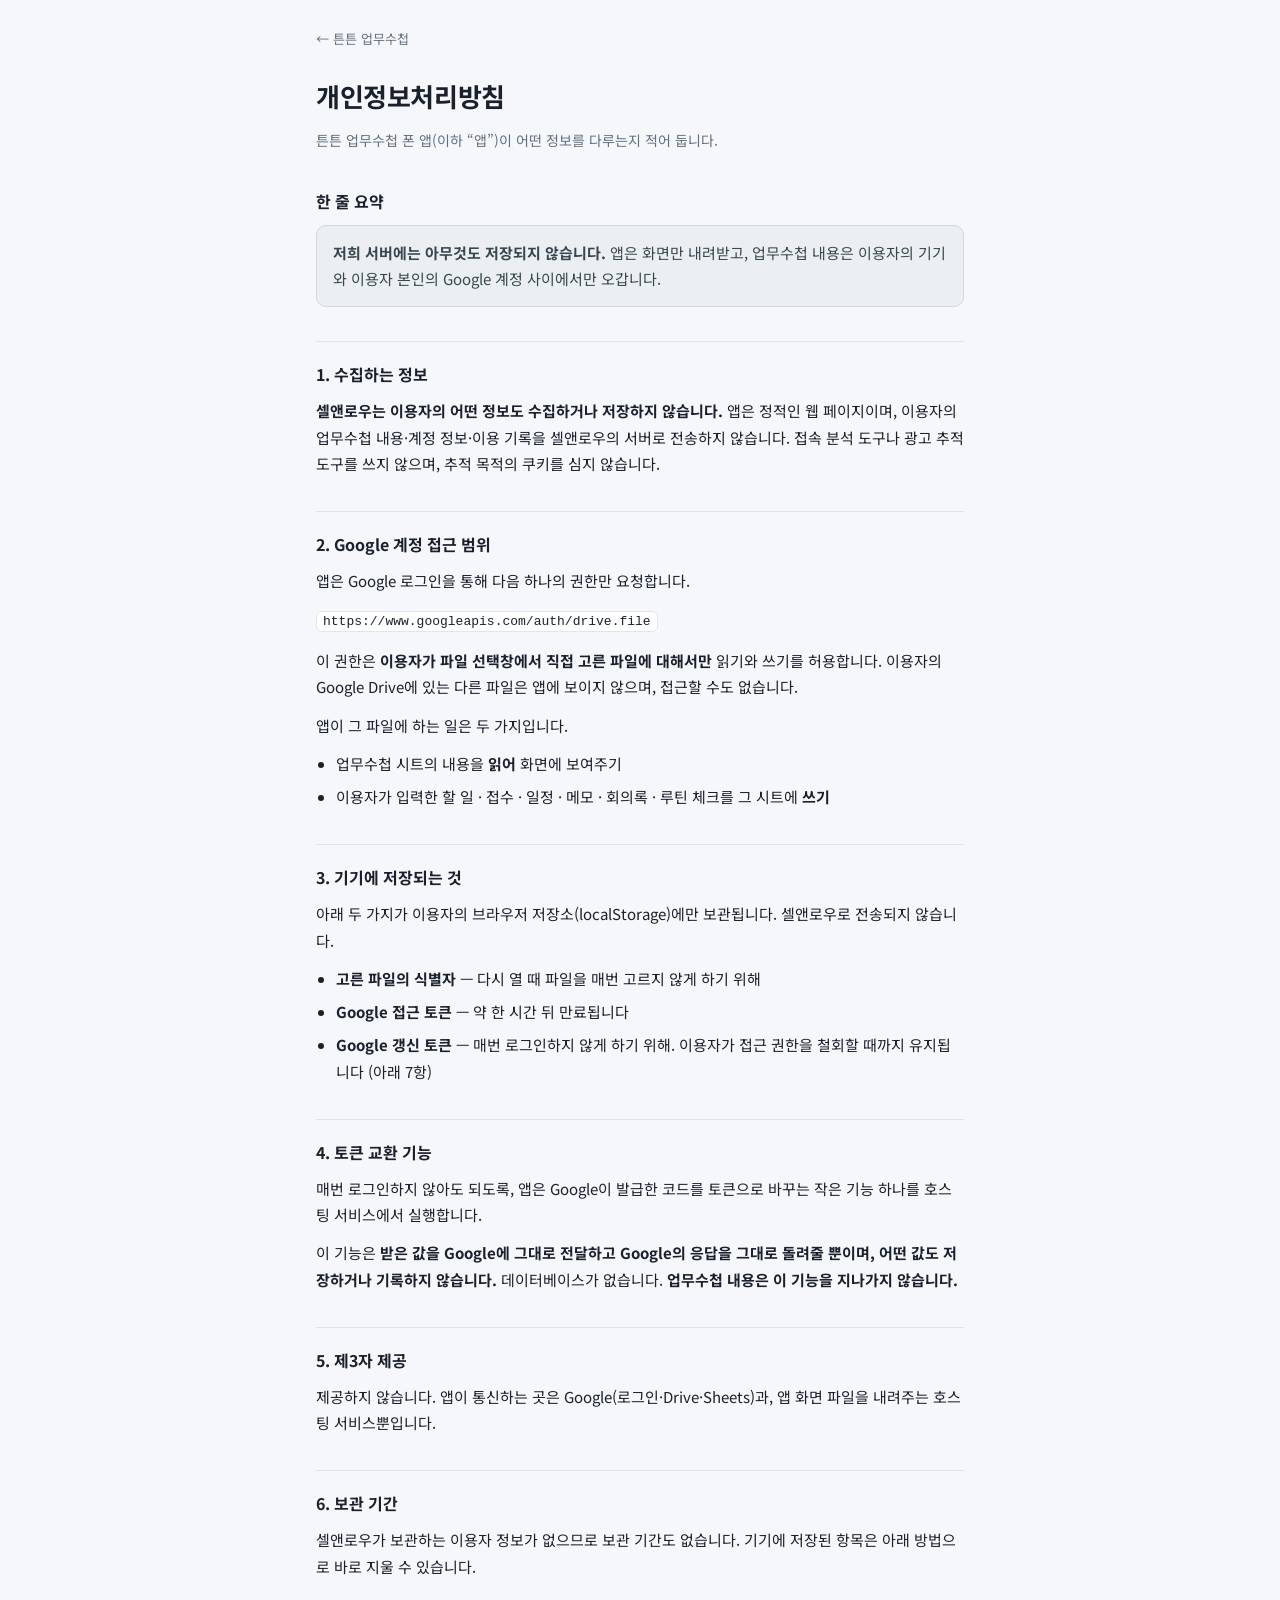
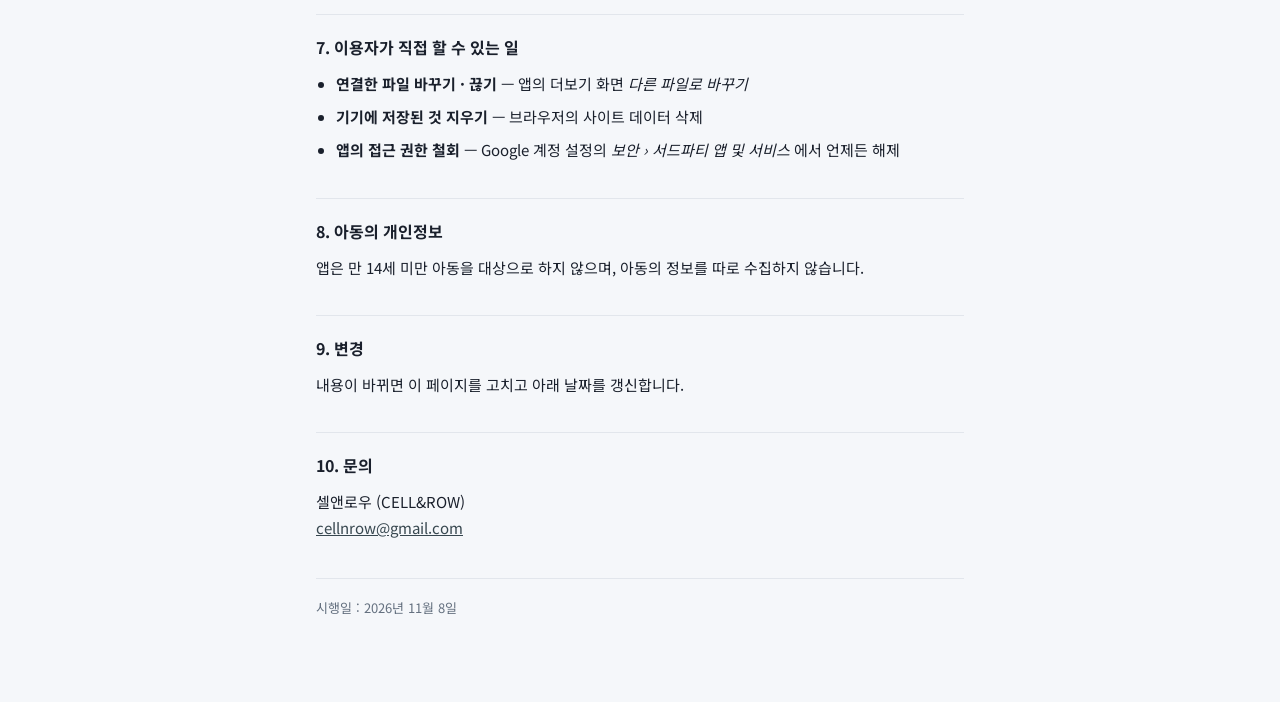
<file: privacy.html>
<!doctype html>
<html lang="ko">
<head>
<meta charset="utf-8">
<meta name="viewport" content="width=device-width, initial-scale=1">
<title>개인정보처리방침 · 튼튼 업무수첩</title>
<meta name="description" content="튼튼 업무수첩 폰 앱의 개인정보처리방침">
<meta name="theme-color" content="#37474F">
<link rel="icon" href="icon-192.png">
<link rel="stylesheet" href="https://fonts.googleapis.com/css2?family=Noto+Sans+KR:wght@400;500;700&display=swap">
<link rel="stylesheet" href="page.css">
</head>
<body>
<main class="doc">

  <p class="back"><a href="./">← 튼튼 업무수첩</a></p>

  <h1>개인정보처리방침</h1>
  <p class="lead">튼튼 업무수첩 폰 앱(이하 “앱”)이 어떤 정보를 다루는지 적어 둡니다.</p>

  <h2>한 줄 요약</h2>
  <div class="box">
    <p><strong>저희 서버에는 아무것도 저장되지 않습니다.</strong> 앱은 화면만 내려받고,
      업무수첩 내용은 이용자의 기기와 이용자 본인의 Google 계정 사이에서만 오갑니다.</p>
  </div>

  <h2>1. 수집하는 정보</h2>
  <p><strong>셀앤로우는 이용자의 어떤 정보도 수집하거나 저장하지 않습니다.</strong>
    앱은 정적인 웹 페이지이며, 이용자의 업무수첩 내용·계정 정보·이용 기록을
    셀앤로우의 서버로 전송하지 않습니다. 접속 분석 도구나 광고 추적 도구를
    쓰지 않으며, 추적 목적의 쿠키를 심지 않습니다.</p>

  <h2>2. Google 계정 접근 범위</h2>
  <p>앱은 Google 로그인을 통해 다음 하나의 권한만 요청합니다.</p>
  <p class="scope"><code>https://www.googleapis.com/auth/drive.file</code></p>
  <p>이 권한은 <strong>이용자가 파일 선택창에서 직접 고른 파일에 대해서만</strong>
    읽기와 쓰기를 허용합니다. 이용자의 Google Drive에 있는 다른 파일은 앱에
    보이지 않으며, 접근할 수도 없습니다.</p>
  <p>앱이 그 파일에 하는 일은 두 가지입니다.</p>
  <ul>
    <li>업무수첩 시트의 내용을 <strong>읽어</strong> 화면에 보여주기</li>
    <li>이용자가 입력한 할 일 · 접수 · 일정 · 메모 · 회의록 · 루틴 체크를 그 시트에 <strong>쓰기</strong></li>
  </ul>

  <h2>3. 기기에 저장되는 것</h2>
  <p>아래 두 가지가 이용자의 브라우저 저장소(localStorage)에만 보관됩니다.
    셀앤로우로 전송되지 않습니다.</p>
  <ul>
    <li><strong>고른 파일의 식별자</strong> — 다시 열 때 파일을 매번 고르지 않게 하기 위해</li>
    <li><strong>Google 접근 토큰</strong> — 약 한 시간 뒤 만료됩니다</li>
    <li><strong>Google 갱신 토큰</strong> — 매번 로그인하지 않게 하기 위해.
      이용자가 접근 권한을 철회할 때까지 유지됩니다 (아래 7항)</li>
  </ul>

  <h2>4. 토큰 교환 기능</h2>
  <p>매번 로그인하지 않아도 되도록, 앱은 Google이 발급한 코드를 토큰으로
    바꾸는 작은 기능 하나를 호스팅 서비스에서 실행합니다.</p>
  <p>이 기능은 <strong>받은 값을 Google에 그대로 전달하고 Google의 응답을
    그대로 돌려줄 뿐이며, 어떤 값도 저장하거나 기록하지 않습니다.</strong>
    데이터베이스가 없습니다. <strong>업무수첩 내용은 이 기능을 지나가지
    않습니다.</strong></p>

  <h2>5. 제3자 제공</h2>
  <p>제공하지 않습니다. 앱이 통신하는 곳은 Google(로그인·Drive·Sheets)과,
    앱 화면 파일을 내려주는 호스팅 서비스뿐입니다.</p>

  <h2>6. 보관 기간</h2>
  <p>셀앤로우가 보관하는 이용자 정보가 없으므로 보관 기간도 없습니다.
    기기에 저장된 항목은 아래 방법으로 바로 지울 수 있습니다.</p>

  <h2>7. 이용자가 직접 할 수 있는 일</h2>
  <ul>
    <li><strong>연결한 파일 바꾸기 · 끊기</strong> — 앱의 더보기 화면
      <em>다른 파일로 바꾸기</em></li>
    <li><strong>기기에 저장된 것 지우기</strong> — 브라우저의 사이트 데이터 삭제</li>
    <li><strong>앱의 접근 권한 철회</strong> — Google 계정 설정의
      <em>보안 › 서드파티 앱 및 서비스</em> 에서 언제든 해제</li>
  </ul>

  <h2>8. 아동의 개인정보</h2>
  <p>앱은 만 14세 미만 아동을 대상으로 하지 않으며, 아동의 정보를 따로 수집하지 않습니다.</p>

  <h2>9. 변경</h2>
  <p>내용이 바뀌면 이 페이지를 고치고 아래 날짜를 갱신합니다.</p>

  <h2>10. 문의</h2>
  <p>셀앤로우 (CELL&amp;ROW)<br>
    <a href="mailto:cellnrow@gmail.com">cellnrow@gmail.com</a></p>

  <p class="date">시행일 : 2026년 11월 8일</p>

</main>
</body>
</html>
</file>
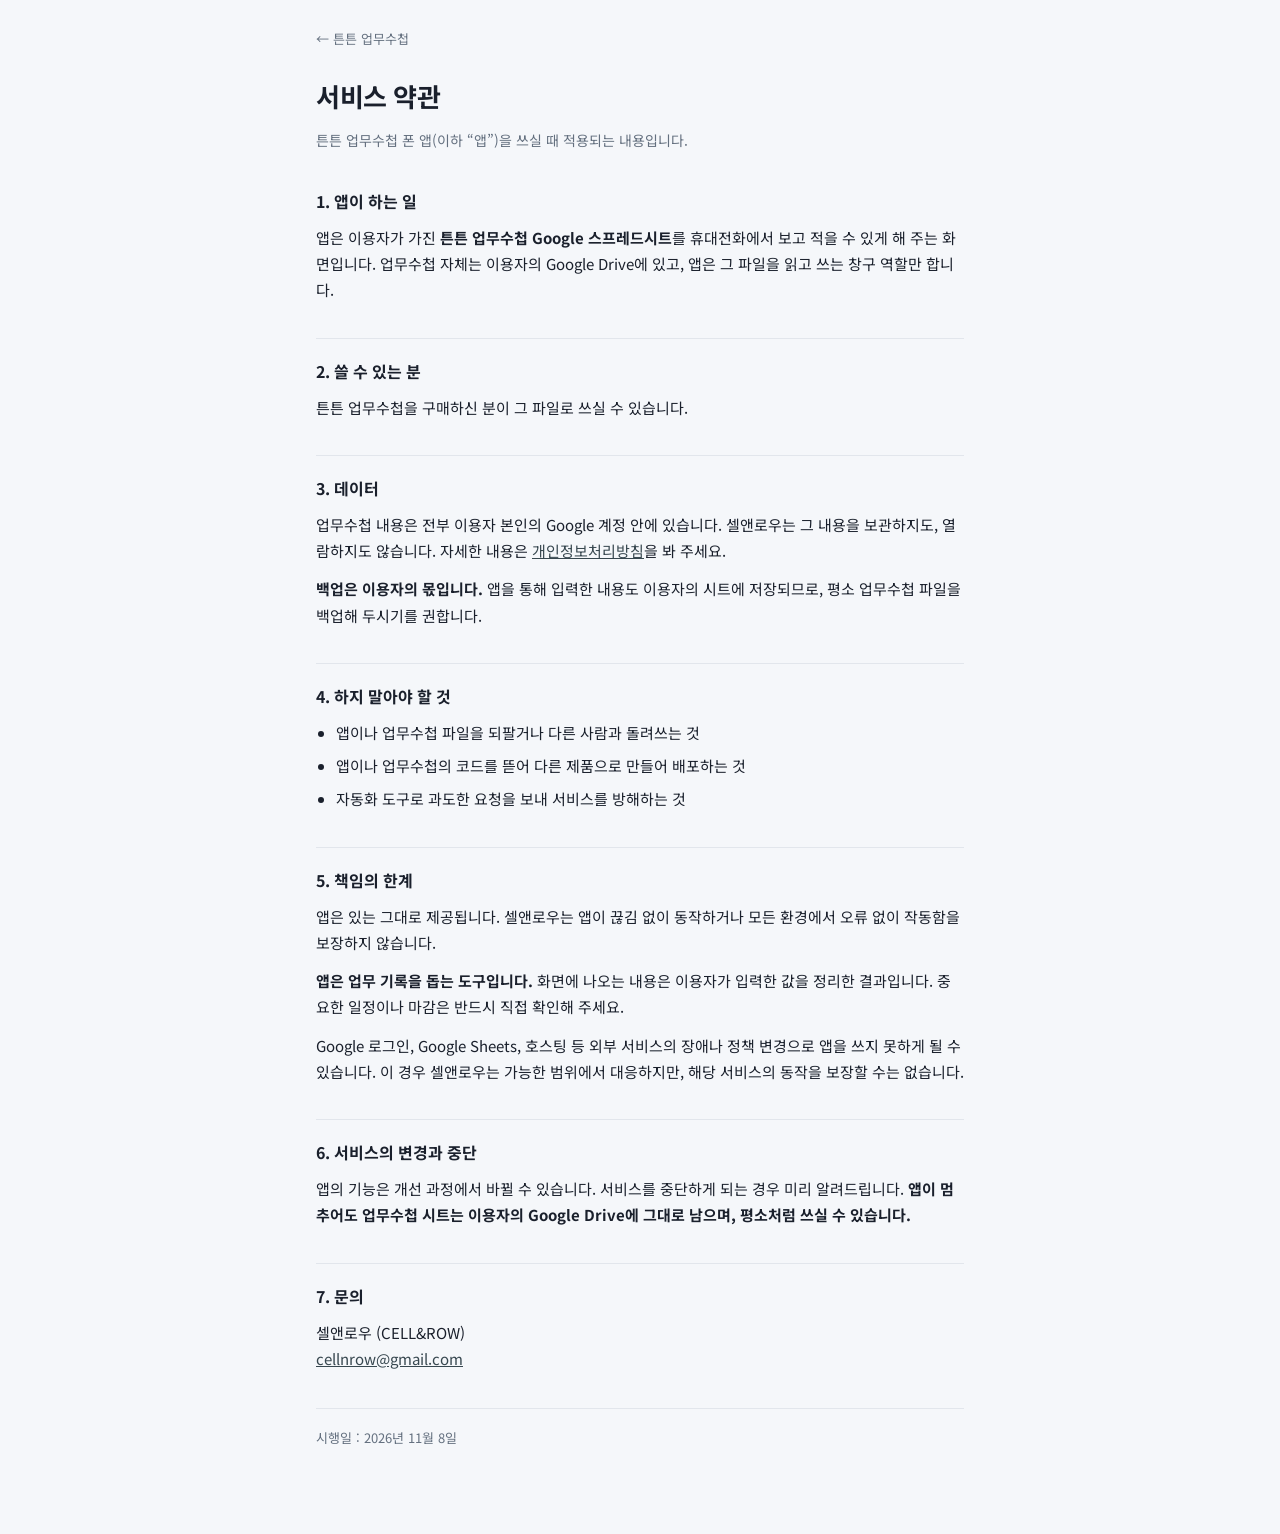
<file: terms.html>
<!doctype html>
<html lang="ko">
<head>
<meta charset="utf-8">
<meta name="viewport" content="width=device-width, initial-scale=1">
<title>서비스 약관 · 튼튼 업무수첩</title>
<meta name="description" content="튼튼 업무수첩 폰 앱의 서비스 약관">
<meta name="theme-color" content="#37474F">
<link rel="icon" href="icon-192.png">
<link rel="stylesheet" href="https://fonts.googleapis.com/css2?family=Noto+Sans+KR:wght@400;500;700&display=swap">
<link rel="stylesheet" href="page.css">
</head>
<body>
<main class="doc">

  <p class="back"><a href="./">← 튼튼 업무수첩</a></p>

  <h1>서비스 약관</h1>
  <p class="lead">튼튼 업무수첩 폰 앱(이하 “앱”)을 쓰실 때 적용되는 내용입니다.</p>

  <h2>1. 앱이 하는 일</h2>
  <p>앱은 이용자가 가진 <strong>튼튼 업무수첩 Google 스프레드시트</strong>를
    휴대전화에서 보고 적을 수 있게 해 주는 화면입니다. 업무수첩 자체는
    이용자의 Google Drive에 있고, 앱은 그 파일을 읽고 쓰는 창구 역할만 합니다.</p>

  <h2>2. 쓸 수 있는 분</h2>
  <p>튼튼 업무수첩을 구매하신 분이 그 파일로 쓰실 수 있습니다.</p>

  <h2>3. 데이터</h2>
  <p>업무수첩 내용은 전부 이용자 본인의 Google 계정 안에 있습니다.
    셀앤로우는 그 내용을 보관하지도, 열람하지도 않습니다.
    자세한 내용은 <a href="privacy.html">개인정보처리방침</a>을 봐 주세요.</p>
  <p><strong>백업은 이용자의 몫입니다.</strong> 앱을 통해 입력한 내용도
    이용자의 시트에 저장되므로, 평소 업무수첩 파일을 백업해 두시기를 권합니다.</p>

  <h2>4. 하지 말아야 할 것</h2>
  <ul>
    <li>앱이나 업무수첩 파일을 되팔거나 다른 사람과 돌려쓰는 것</li>
    <li>앱이나 업무수첩의 코드를 뜯어 다른 제품으로 만들어 배포하는 것</li>
    <li>자동화 도구로 과도한 요청을 보내 서비스를 방해하는 것</li>
  </ul>

  <h2>5. 책임의 한계</h2>
  <p>앱은 있는 그대로 제공됩니다. 셀앤로우는 앱이 끊김 없이 동작하거나
    모든 환경에서 오류 없이 작동함을 보장하지 않습니다.</p>
  <p><strong>앱은 업무 기록을 돕는 도구입니다.</strong>
    화면에 나오는 내용은 이용자가 입력한 값을 정리한 결과입니다.
    중요한 일정이나 마감은 반드시 직접 확인해 주세요.</p>
  <p>Google 로그인, Google Sheets, 호스팅 등 외부 서비스의 장애나 정책 변경으로
    앱을 쓰지 못하게 될 수 있습니다. 이 경우 셀앤로우는 가능한 범위에서
    대응하지만, 해당 서비스의 동작을 보장할 수는 없습니다.</p>

  <h2>6. 서비스의 변경과 중단</h2>
  <p>앱의 기능은 개선 과정에서 바뀔 수 있습니다. 서비스를 중단하게 되는 경우
    미리 알려드립니다. <strong>앱이 멈추어도 업무수첩 시트는 이용자의 Google Drive에
    그대로 남으며, 평소처럼 쓰실 수 있습니다.</strong></p>

  <h2>7. 문의</h2>
  <p>셀앤로우 (CELL&amp;ROW)<br>
    <a href="mailto:cellnrow@gmail.com">cellnrow@gmail.com</a></p>

  <p class="date">시행일 : 2026년 11월 8일</p>

</main>
</body>
</html>
</file>
<file: page.css>
/* 개인정보처리방침 · 서비스 약관 같은 읽는 문서용 */

:root {
  --ground: #F5F7FA;
  --card: #FFFFFF;
  --ink: #1A202C;
  --muted: #64707F;
  --line: #E2E6EC;
  --brand: #37474F;
  --note-bg: #ECEFF1;
  --note-line: #CFD8DC;
  --note-ink: #37474F;
}

* { box-sizing: border-box; }

html, body {
  margin: 0;
  background: var(--ground);
  color: var(--ink);
  font-family: 'Noto Sans KR', system-ui, -apple-system, sans-serif;
  font-size: 15px;
  line-height: 1.75;
  -webkit-text-size-adjust: 100%;
}

.doc {
  max-width: 680px;
  margin: 0 auto;
  padding: 28px 16px 72px;
}

.back { margin: 0 0 22px; font-size: 13px; }
.back a { color: var(--muted); text-decoration: none; }
.back a:hover { color: var(--brand); text-decoration: underline; }

h1 {
  margin: 0 0 10px;
  font-size: 26px;
  font-weight: 700;
  letter-spacing: -0.4px;
}

.lead { margin: 0 0 28px; color: var(--muted); font-size: 14px; }

h2 {
  margin: 34px 0 10px;
  font-size: 16px;
  font-weight: 700;
  padding-top: 18px;
  border-top: 1px solid var(--line);
}
h2:first-of-type { border-top: 0; padding-top: 0; }

p { margin: 0 0 12px; }

ul { margin: 0 0 12px; padding-left: 20px; }
li { margin-bottom: 7px; }

a { color: var(--brand); }
a:hover { color: #263238; }

code {
  font-family: ui-monospace, SFMono-Regular, Menlo, monospace;
  font-size: 13px;
  background: var(--card);
  border: 1px solid var(--line);
  border-radius: 6px;
  padding: 2px 6px;
  word-break: break-all;
}
.scope { margin-bottom: 14px; }

.box {
  background: var(--note-bg);
  border: 1px solid var(--note-line);
  border-radius: 10px;
  padding: 14px 16px;
  color: var(--note-ink);
}
.box p { margin: 0; }

.date {
  margin-top: 36px;
  padding-top: 18px;
  border-top: 1px solid var(--line);
  color: var(--muted);
  font-size: 13px;
}
</file>
